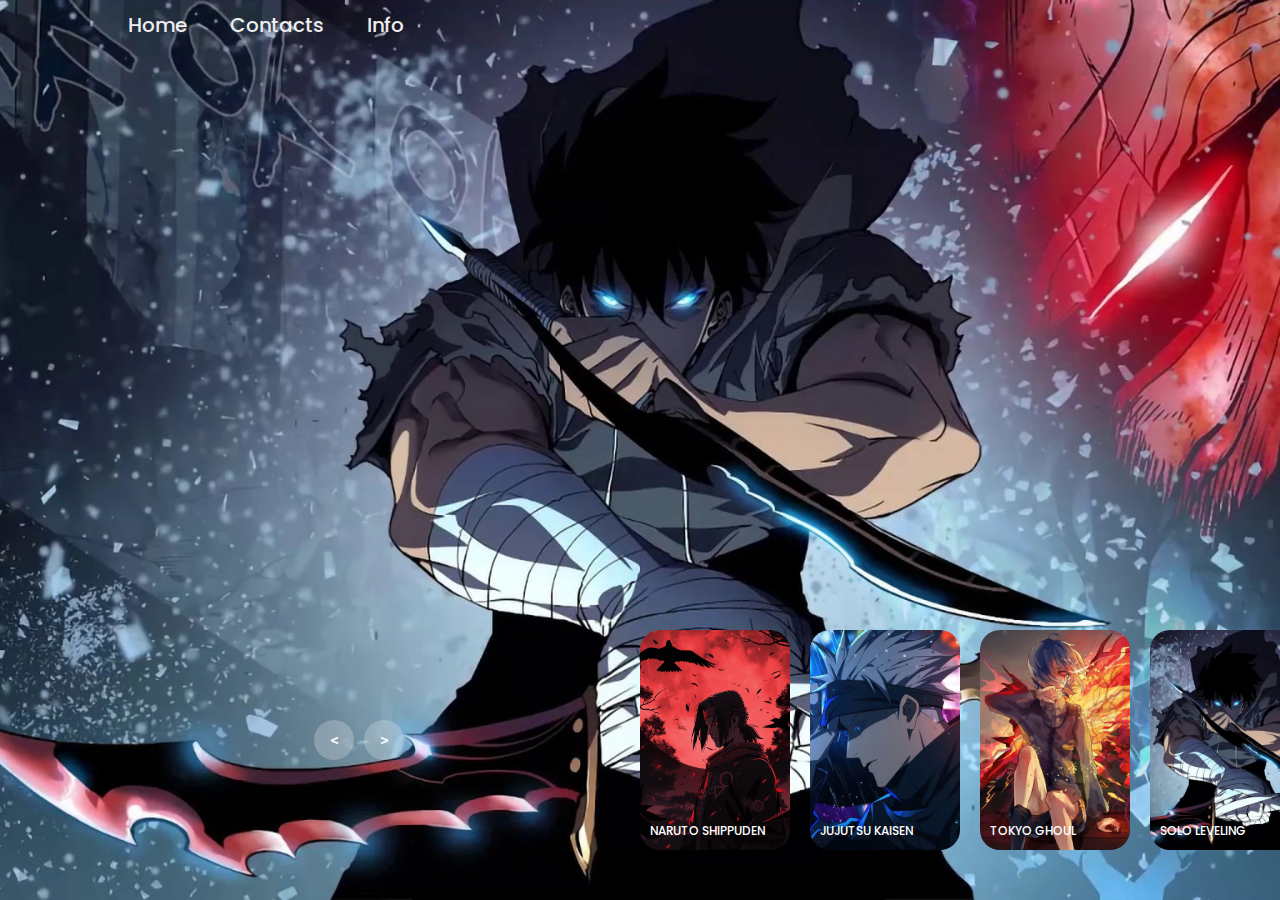
<file: index.html>
<!DOCTYPE html>
<html lang="en">
  <head>
    <meta charset="UTF-8" />
    <meta name="viewport" content="width=device-width, initial-scale=1.0" />
    <title>AMAN.ME</title>
    <link rel="shortcut icon" href="./image/icon.png" type="image/x-icon" />
    <link rel="stylesheet" href="style.css" />
  </head>
  <body>
    <header>
      <nav>
        <a href="">Home</a>
        <a href="./othersections/CONTACT/ContactSection.html">Contacts</a>
        <a href="">Info</a>
      </nav>
    </header>

    <!-- carousel -->
    <div class="carousel">
      <!-- list item -->
      <div class="list">
        <div class="item">
          <img src="./image/1.webp" id="img1" />
          <div class="content">
            <div class="author">A-1 PICTURES</div>
            <div class="title">SOLO LEVELING</div>
            <div class="topic">MANHWA</div>
            <div class="des">
              After the world merges with magic and monsters through "the Gate," ordinary people gain powers as "Hunters." Sung Jin-Woo, once the "World's Weakest," becomes a Hunter to support his ailing mother. His life transforms when a mysterious quest log offers him a life-altering opportunity, unveiling secrets about the Gate and his own abilities.
            </div>
            <div class="buttons">
              <button>
                <a
                  href="./othersections/LEARN MORE/index1.html"
                  class="learn-more"
                  >LEARN MORE</a
                >
              </button>
              <button>
                <a href="https://aniwatchtv.to/solo-leveling-18718?ref=search"
                  >WATCH</a
                >
              </button>
            </div>
          </div>
        </div>
        <div class="item">
          <img src="./image/img2.webp" id="img2" />
          <div class="content">
            <div class="author">STUDIO PIERROT</div>
            <div class="title">NARUTO: SHIPPUDEN</div>
            <div class="topic">SHONEN</div>
            <div class="des">
              After intense training, Naruto Uzumaki returns to Konohagakure to face the Akatsuki, a rogue ninja group threatening the shinobi world. Despite challenges, he remains determined to become Hokage, protecting his village and friends. His journey tests his strength and resolve, shaping the fate of his world.
            </div>
            <div class="buttons">
              <button>
                <a
                  href="./othersections/LEARN MORE/index2.html"
                  class="learn-more"
                  >LEARN MORE</a
                >
              </button>
              <button>
                <a href="https://aniwatchtv.to/naruto-shippuden-355?ref=search"
                  >WATCH</a
                >
              </button>
            </div>
          </div>
        </div>
        <div class="item">
          <img src="./image/img3.webp" id="img3" />
          <div class="content">
            <div class="author">STUDIO MAPPA</div>
            <div class="title">JUJUTSU KAISEN</div>
            <div class="topic">SHONEN</div>
            <div class="des">
              High schooler Yuuji Itadori's life takes a dramatic turn when he accidentally ingests a cursed item, gaining powers and joining Tokyo Metropolitan Jujutsu Technical High School to battle Curses. His journey exposes him to a world of supernatural threats, challenging him to confront both external dangers and his own emerging abilities.
            </div>
            <div class="buttons">
              <button>
                <a
                  href="./othersections/LEARN MORE/index3.html"
                  class="learn-more"
                  >LEARN MORE</a
                >
              </button>
              <button>
                <a href="https://aniwatchtv.to/jujutsu-kaisen-tv-534">WATCH</a>
              </button>
            </div>
          </div>
        </div>
        <div class="item">
          <img src="./image/img4.webp" id="img4" />
          <div class="content">
            <div class="author">PIERROT CO.</div>
            <div class="title">TOKYO GHOUL</div>
            <div class="topic">SHONEN</div>
            <div class="des">
              In a cruel and dangerous Tokyo where ghouls prey on humans,
              college student Ken Kaneki becomes a half-ghoul after a fateful
              encounter. Saved by a mysterious waitress, he must navigate his
              new existence while keeping his identity hidden from both humans
              and ghouls.
            </div>
            <div class="buttons">
              <button>
                <a
                  href="./othersections/LEARN MORE/index4.html"
                  class="learn-more"
                  >LEARN MORE</a
                >
              </button>
              <button>
                <a href="https://aniwatchtv.to/tokyo-ghoul-790?ref=search"
                  >WATCH</a
                >
              </button>
            </div>
          </div>
        </div>
      </div>
      <!-- list thumnail -->
      <div class="thumbnail">
        <div class="item">
          <img src="image/1.webp" />
          <div class="content">
            <div class="title">SOLO LEVELING</div>
          </div>
        </div>
        <div class="item">
          <img src="image/img2.webp" />
          <div class="content">
            <div class="title">NARUTO SHIPPUDEN</div>
          </div>
        </div>
        <div class="item">
          <img src="image/img3.webp" />
          <div class="content">
            <div class="title">JUJUTSU KAISEN</div>
          </div>
        </div>
        <div class="item">
          <img src="image/img4.webp" />
          <div class="content">
            <div class="title">TOKYO GHOUL</div>
          </div>
        </div>
      </div>
      <!-- next prev -->

      <div class="arrows">
        <button id="prev"><</button>
        <button id="next">></button>
      </div>
      <!-- time running -->
      <div class="time"></div>
    </div>

    <script src="app.js"></script>
  </body>
</html>
</file>
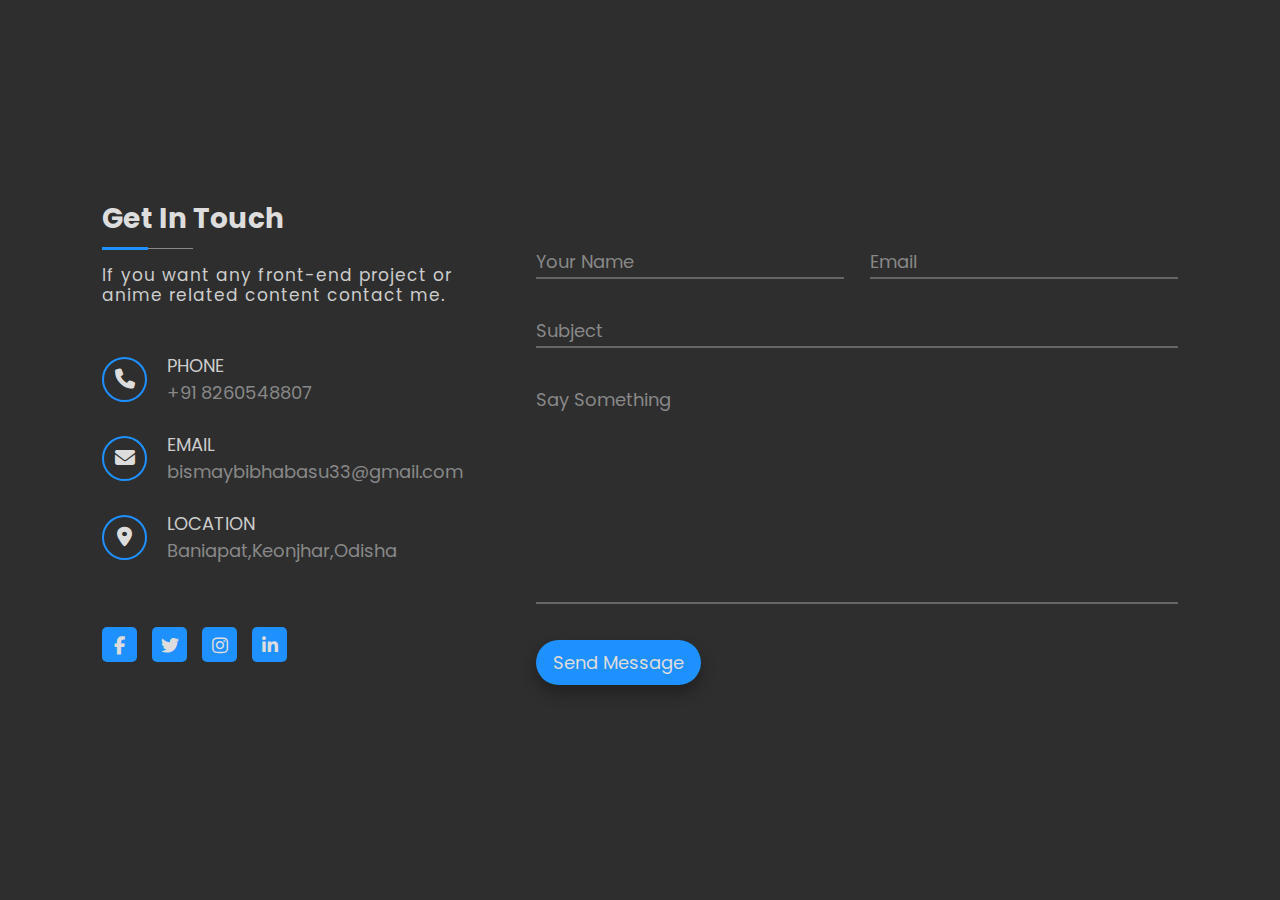
<file: othersections/CONTACT/ContactSection.html>
<!DOCTYPE html>

<html>
  <head>
    <link rel="stylesheet" type="text/css" href="contact.css" />

    <link
      rel="stylesheet"
      href="https://cdnjs.cloudflare.com/ajax/libs/font-awesome/6.1.1/css/all.min.css"
    />

    <link
      href="https://fonts.googleapis.com/css2?family=Poppins:ital,wght@0,100;0,200;0,400;0,500;0,600;0,800;1,900&display=swap"
      rel="stylesheet"
    />

    <meta name="viewport" content="width=device-width, initial-scale=1.0" />

    <title>AMAN.ME</title>
    <link rel="shortcut icon" href="./icon.png" type="image/x-icon" />
  </head>
  <body>
    <div class="container">
      <main class="row">
        <section class="col left">
          <div class="contactTitle">
            <h2>Get In Touch</h2>
            <p>
              If you want any front-end project or anime related content contact
              me.
            </p>
          </div>

          <div class="contactInfo">
            <div class="iconGroup">
              <div class="icon">
                <i class="fa-solid fa-phone"></i>
              </div>
              <div class="details">
                <span>Phone</span>
                <span>+91 8260548807</span>
              </div>
            </div>

            <div class="iconGroup">
              <div class="icon">
                <i class="fa-solid fa-envelope"></i>
              </div>
              <div class="details">
                <span>Email</span>
                <span>bismaybibhabasu33@gmail.com</span>
              </div>
            </div>

            <div class="iconGroup">
              <div class="icon">
                <i class="fa-solid fa-location-dot"></i>
              </div>
              <div class="details">
                <span>Location</span>
                <span>Baniapat,Keonjhar,Odisha</span>
              </div>
            </div>
          </div>

          <div class="socialMedia">
            <a href="#"><i class="fa-brands fa-facebook-f"></i></a>
            <a href="#"><i class="fa-brands fa-twitter"></i></a>
            <a href="#"><i class="fa-brands fa-instagram"></i></a>
            <a href="#"><i class="fa-brands fa-linkedin-in"></i></a>
          </div>
        </section>

        <section class="col right">
          <form class="messageForm">
            <div class="inputGroup halfWidth">
              <input type="text" name="" required="required" />
              <label>Your Name</label>
            </div>

            <div class="inputGroup halfWidth">
              <input type="email" name="" required="required" />
              <label>Email</label>
            </div>

            <div class="inputGroup fullWidth">
              <input type="text" name="" required="required" />
              <label>Subject</label>
            </div>

            <div class="inputGroup fullWidth">
              <textarea required="required"></textarea>
              <label>Say Something</label>
            </div>

            <div class="inputGroup fullWidth">
              <button>Send Message</button>
            </div>
          </form>
        </section>
      </main>
    </div>
  </body>
</html>
</file>
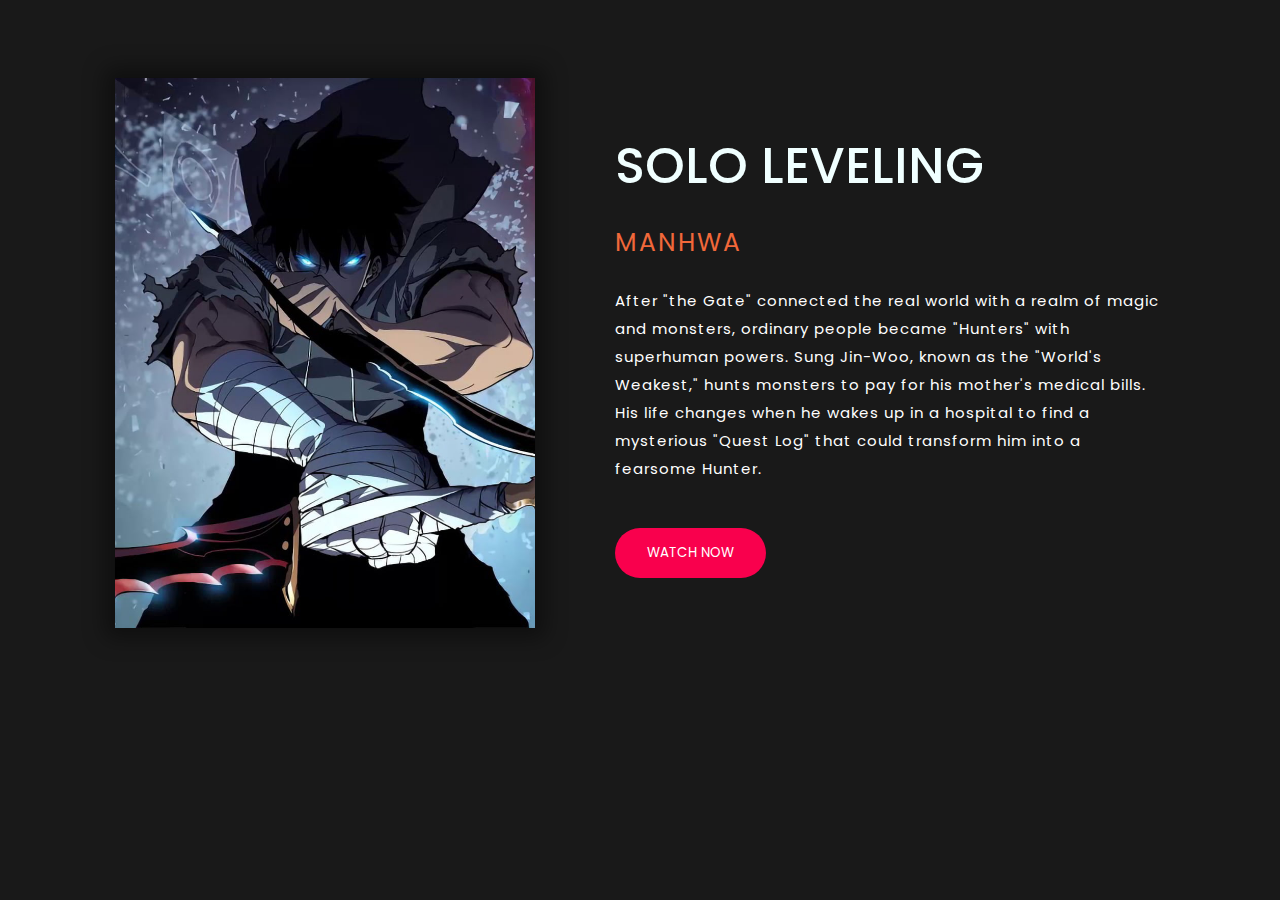
<file: othersections/LEARN MORE/index1.html>
<!DOCTYPE html>
<html lang="en">
<head>
    <meta charset="UTF-8">
    <meta name="viewport" content="width=device-width, initial-scale=1.0">
    <title>AMAN.ME</title>
    <link rel="shortcut icon" href="./icon.png" type="image/x-icon" />
    <link rel="stylesheet" href="style1.css">
</head>
<body>
    <section class="about">
        <div class="main">
            <div class="image"><img src="1.jpg" alt="image"></div>
            <div class="about-text">
                <h1>SOLO LEVELING</h1>
                <h5>MANHWA</h5>
                <p>
                    After "the Gate" connected the real world with a realm of magic and monsters, ordinary people became "Hunters" with superhuman powers. Sung Jin-Woo, known as the "World's Weakest," hunts monsters to pay for his mother's medical bills. His life changes when he wakes up in a hospital to find a mysterious "Quest Log" that could transform him into a fearsome Hunter.</p>
            
                <button><a href="https://aniwatch.to/solo-leveling-18718?ref=search">WATCH NOW</a></button>
                
            </div>
        </div>
    </section>
</body>
</html>
</file>
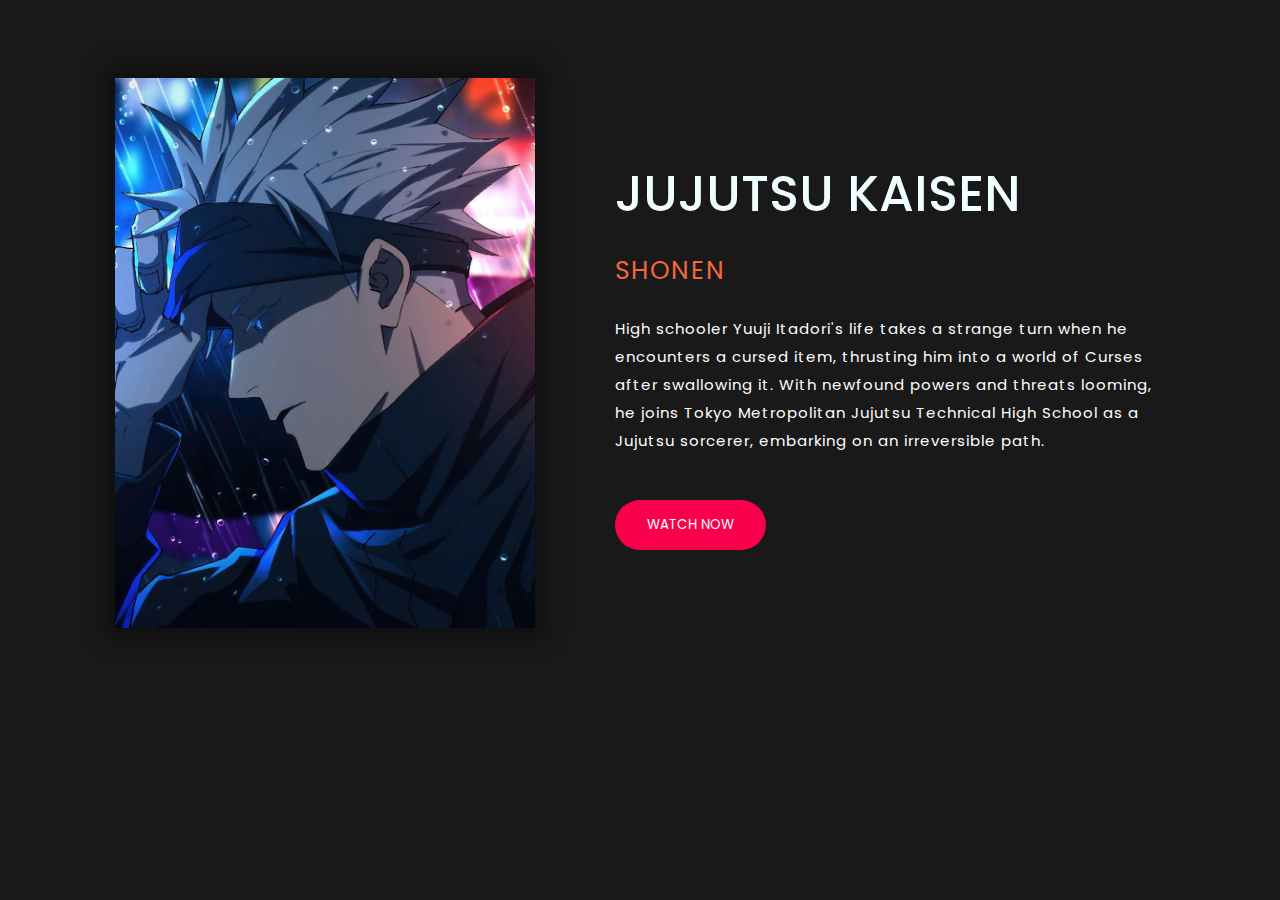
<file: othersections/LEARN MORE/index3.html>
<!DOCTYPE html>
<html lang="en">
<head>
    <meta charset="UTF-8">
    <meta name="viewport" content="width=device-width, initial-scale=1.0">
    <title>AMAN.ME</title>
    <link rel="shortcut icon" href="./icon.png" type="image/x-icon" />
    <link rel="stylesheet" href="style3.css">
</head>
<body>
    <section class="about">
        <div class="main">
            <div class="image"><img src="img3.jpg" alt="image"></div>
            <div class="about-text">
                <h1>JUJUTSU KAISEN</h1>
                <h5>SHONEN</h5>
                <p>
                    High schooler Yuuji Itadori's life takes a strange turn when he encounters a cursed item, thrusting him into a world of Curses after swallowing it. With newfound powers and threats looming, he joins Tokyo Metropolitan Jujutsu Technical High School as a Jujutsu sorcerer, embarking on an irreversible path.</p>
            
                <button><a href="https://aniwatch.to/jujutsu-kaisen-tv-534">WATCH NOW</a></button>
                
            </div>
        </div>
    </section>
</body>
</html>
</file>
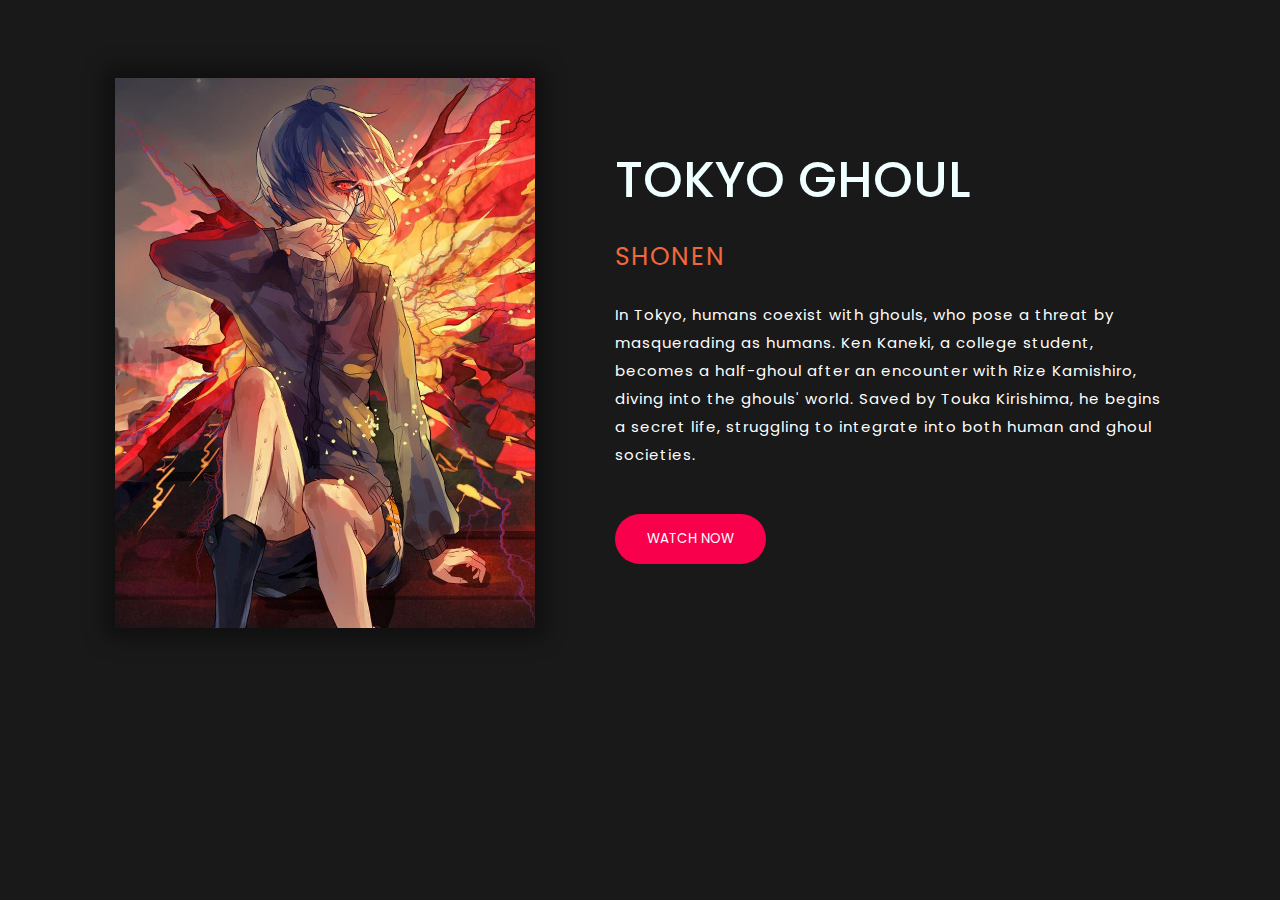
<file: othersections/LEARN MORE/index4.html>
<!DOCTYPE html>
<html lang="en">
<head>
    <meta charset="UTF-8">
    <meta name="viewport" content="width=device-width, initial-scale=1.0">
    <title>AMAN.ME</title>
    <link rel="shortcut icon" href="./icon.png" type="image/x-icon" />
    <link rel="stylesheet" href="style4.css">
</head>
<body>
    <section class="about">
        <div class="main">
            <div class="image"><img src="img4.jpg" alt="image"></div>
            <div class="about-text">
                <h1>TOKYO GHOUL</h1>
                <h5>SHONEN</h5>
                <p>
                    In Tokyo, humans coexist with ghouls, who pose a threat by masquerading as humans. Ken Kaneki, a college student, becomes a half-ghoul after an encounter with Rize Kamishiro, diving into the ghouls' world. Saved by Touka Kirishima, he begins a secret life, struggling to integrate into both human and ghoul societies.</p>
            
                <button><a href="https://aniwatch.to/tokyo-ghoul-790?ref=search">WATCH NOW</a></button>
                
            </div>
        </div>
    </section>
</body>
</html>
</file>
<file: style.css>
@import url("https://fonts.googleapis.com/css2?family=Poppins:ital,wght@0,100;0,200;0,300;0,400;0,500;0,600;0,700;0,800;0,900;1,100;1,200;1,300;1,400;1,500;1,600;1,700;1,800;1,900&display=swap");
body {
  margin: 0;
  background-color: #000;
  color: #eee;
  font-family: Poppins;
  font-size: 12px;
}
a {
  text-decoration: none;
}
header {
  width: 1140px;
  max-width: 80%;
  margin: auto;
  height: 50px;
  display: flex;
  align-items: center;
  position: relative;
  z-index: 100;
}
header a {
  color: #eee;
  margin-right: 40px;
  font-size: 20px;
  font-weight: 500;
}
/* carousel */
.carousel {
  height: 100vh;
  margin-top: -50px;
  width: 100vw;
  overflow: hidden;
  position: relative;
}
.carousel .list .item {
  width: 100%;
  height: 100%;
  position: absolute;
  inset: 0 0 0 0;
}
.carousel .list .item img {
  width: 100%;
  height: 100%;
  object-fit: cover;
}
.carousel .list .item .content {
  position: absolute;
  top: 20%;
  width: 1140px;
  max-width: 80%;
  left: 50%;
  transform: translateX(-50%);
  padding-right: 30%;
  box-sizing: border-box;
  color: #fff;
  text-shadow: 0 5px 10px #0004;
}
.carousel .list .item .author {
  font-weight: bold;
  letter-spacing: 10px;
}
.carousel .list .item .title,
.carousel .list .item .topic {
  font-size: 5em;
  font-weight: bold;
  line-height: 1.3em;
}
.carousel .list .item .topic {
  color: #f1683a;
}
.carousel .list .item .buttons {
  display: grid;
  grid-template-columns: repeat(2, 130px);
  grid-template-rows: 40px;
  gap: 5px;
  margin-top: 20px;
}
.carousel .list .item .buttons button {
  border: none;
  background-color: #eee;
  letter-spacing: 3px;
  font-family: Poppins;
  font-weight: 500;
}
.carousel .list .item .buttons button:nth-child(2) {
  background-color: #eee4;
  border: 1px solid #fff;
  color: #eee;
}

.carousel .list .item .buttons button:nth-child(2):hover{
    background-color: aqua;
    border: 1px solid aqua;
}

a{
    text-decoration: none;
    color: #fff;
}

.carousel .list .item .buttons button:nth-child(2):hover a{
    color: black;
}

.carousel .list .item .content .des{
  font-size: 15px;
  font-weight: 300;
  color: white;
}

.learn-more{
  text-decoration: none;
  color: black;
}
/* thumbail */
.thumbnail {
  position: absolute;
  bottom: 50px;
  left: 50%;
  width: max-content;
  z-index: 100;
  display: flex;
  gap: 20px;
}
.thumbnail .item {
  width: 150px;
  height: 220px;
  flex-shrink: 0;
  position: relative;
}
.thumbnail .item img {
  width: 100%;
  height: 100%;
  object-fit: cover;
  border-radius: 20px;
  object-position: center;
}
.thumbnail .item .content {
  color: #fff;
  position: absolute;
  bottom: 10px;
  left: 10px;
  right: 10px;
}
.thumbnail .item .content .title {
  font-weight: 500;
}
.thumbnail .item .content .description {
  font-weight: 300;
}
/* arrows */
.arrows {
  position: absolute;
  top: 80%;
  right: 52%;
  z-index: 100;
  width: 300px;
  max-width: 30%;
  display: flex;
  gap: 10px;
  align-items: center;
}
.arrows button {
  width: 40px;
  height: 40px;
  border-radius: 50%;
  background-color: #eee4;
  border: none;
  color: #fff;
  font-family: monospace;
  font-weight: bold;
  transition: 0.5s;
}
.arrows button:hover {
  background-color: #fff;
  color: #000;
}

/* animation */
.carousel .list .item:nth-child(1) {
  z-index: 1;
}

/* animation text in first item */

.carousel .list .item:nth-child(1) .content .author,
.carousel .list .item:nth-child(1) .content .title,
.carousel .list .item:nth-child(1) .content .topic,
.carousel .list .item:nth-child(1) .content .des,
.carousel .list .item:nth-child(1) .content .buttons {
  transform: translateY(50px);
  filter: blur(20px);
  opacity: 0;
  animation: showContent 0.5s 1s linear 1 forwards;
}
@keyframes showContent {
  to {
    transform: translateY(0px);
    filter: blur(0px);
    opacity: 1;
  }
}
.carousel .list .item:nth-child(1) .content .title {
  animation-delay: 1.2s !important;
}
.carousel .list .item:nth-child(1) .content .topic {
  animation-delay: 1.4s !important;
}
.carousel .list .item:nth-child(1) .content .des {
  animation-delay: 1.6s !important;
}
.carousel .list .item:nth-child(1) .content .buttons {
  animation-delay: 1.8s !important;
}
/* create animation when next click */
.carousel.next .list .item:nth-child(1) img {
  width: 150px;
  height: 220px;
  position: absolute;
  bottom: 50px;
  left: 50%;
  border-radius: 30px;
  animation: showImage 0.5s linear 1 forwards;
}
@keyframes showImage {
  to {
    bottom: 0;
    left: 0;
    width: 100%;
    height: 100%;
    border-radius: 0;
  }
}

.carousel.next .thumbnail .item:nth-last-child(1) {
  overflow: hidden;
  animation: showThumbnail 0.5s linear 1 forwards;
}
.carousel.prev .list .item img {
  z-index: 100;
}
@keyframes showThumbnail {
  from {
    width: 0;
    opacity: 0;
  }
}
.carousel.next .thumbnail {
  animation: effectNext 0.5s linear 1 forwards;
}

@keyframes effectNext {
  from {
    transform: translateX(150px);
  }
}

/* running time */

.carousel .time {
  position: absolute;
  z-index: 1000;
  width: 0%;
  height: 3px;
  background-color: #f1683a;
  left: 0;
  top: 0;
}

.carousel.next .time,
.carousel.prev .time {
  animation: runningTime 3s linear 1 forwards;
}
@keyframes runningTime {
  from {
    width: 100%;
  }
  to {
    width: 0;
  }
}

/* prev click */

.carousel.prev .list .item:nth-child(2) {
  z-index: 2;
}

.carousel.prev .list .item:nth-child(2) img {
  animation: outFrame 0.5s linear 1 forwards;
  position: absolute;
  bottom: 0;
  left: 0;
}
@keyframes outFrame {
  to {
    width: 150px;
    height: 220px;
    bottom: 50px;
    left: 50%;
    border-radius: 20px;
  }
}

.carousel.prev .thumbnail .item:nth-child(1) {
  overflow: hidden;
  opacity: 0;
  animation: showThumbnail 0.5s linear 1 forwards;
}
.carousel.next .arrows button,
.carousel.prev .arrows button {
  pointer-events: none;
}
.carousel.prev .list .item:nth-child(2) .content .author,
.carousel.prev .list .item:nth-child(2) .content .title,
.carousel.prev .list .item:nth-child(2) .content .topic,
.carousel.prev .list .item:nth-child(2) .content .des,
.carousel.prev .list .item:nth-child(2) .content .buttons {
  animation: contentOut 1.5s linear 1 forwards !important;
}

@keyframes contentOut {
  to {
    transform: translateY(-150px);
    filter: blur(20px);
    opacity: 0;
  }
}
@media screen and (max-width: 678px) {
  .carousel .list .item .content {
    padding-right: 0;
  }
  .carousel .list .item .content .title {
    font-size: 30px;
  }
}
.carousel .list .item .img1 {
  height: 100%;
  width: 100%;
  object-fit: cover;
  overflow: hidden;
  object-position: center right;
}

.carousel .list .item .img2 {
  height: 100%;
  width: 100%;
  object-fit: cover;
  overflow: hidden;
  object-position: top left;
}
</file>
<file: othersections/CONTACT/contact.css>
*{
	margin: 0;
	padding: 0;
	box-sizing: border-box;
	font-family: 'Poppins', sans-serif;
}
body{
	width: 100%;
	min-height: 100vh;
	background-color: #2e2e2e;
	color: white;
}
.container{
	width: 100%;
	min-height: 100vh;
	display: flex;
	justify-content: center;
	align-items: center;
	padding: 30px 8%;
}
.container .row{
	display: flex;
	justify-content: space-between;
	width: 100%;
	max-width: 1100px;
}
.row section.col{
	display: flex;
	flex-direction: column;
}
.row section.left{
	flex-basis: 35%;
	min-width: 320px;
	margin-right: 60px;
}
.row section.right{
	flex-basis: 60%;
}
section.left .contactTitle h2{
	position: relative;
	font-size: 28px;
	color: #ddd;
	display: inline-block;
	margin-bottom: 25px;
}
section.left .contactTitle h2::before{
	content: '';
	position: absolute;
	width: 50%;
	height: 1px;
	background-color: #888;
	top: 120%;
	left: 0;
}
section.left .contactTitle h2::after{
	content: '';
	position: absolute;
	width: 25%;
	height: 3px;
	background-color: dodgerblue;
	top: calc(120% - 1px);
	left: 0;
}
section.left .contactTitle p{
	font-size: 17px;
	color: #ccc;
	letter-spacing: 1px;
	line-height: 1.2;
	padding-bottom: 22px;
}
section.left .contactInfo{
	margin-bottom: 16px;
}
.contactInfo .iconGroup{
	display: flex;
	align-items: center;
	margin: 25px 0px;
}
.iconGroup .icon{
	width: 45px;
	height: 45px;
	border: 2px solid dodgerblue;
	border-radius: 50%;
	margin-right: 20px;
	position: relative;
}
.iconGroup .icon i{
	font-size: 20px;
	color: #ddd;
	position: absolute;
	top: 50%;
	left: 50%;
	transform: translate(-50%, -50%);
}
.iconGroup .details span{
	display: block;
	color: #888;
	font-size: 18px;
}
.iconGroup .details span:nth-child(1){
	text-transform: uppercase;
	color: #ccc;
}
section.left .socialMedia{
	display: flex;
	justify-content: flex-start;
	align-items: center;
	flex-wrap: wrap;
	margin: 22px 0px 20px;
}
.socialMedia a{
	width: 35px;
	height: 35px;
	text-decoration: none;
	text-align: center;
	margin-right: 15px;
	border-radius: 5px;
	background-color: dodgerblue;
	transition: 0.4s;
}
.socialMedia a i{
	color: #ddd;
	font-size: 18px;
	line-height: 35px;
	border: 1px solid transparent;
	transition-delay: 0.4s;
}
.socialMedia a:hover{
	transform: translateY(-5px);
	background-color: #2e2e2e;
	color: dodgerblue;
	border: 1px solid dodgerblue;
}
.socialMedia a:hover i{
	color: dodgerblue;
}

/* Code for the right section (column) */

.row section.right .messageForm{
	display: flex;
	justify-content: space-between;
	flex-wrap: wrap;
	padding-top: 30px;
}
.row section.right .inputGroup{
	margin: 18px 0px;
	position: relative;
}
.messageForm .halfWidth{
	flex-basis: 48%;
}
.messageForm .fullWidth{
	flex-basis: 100%;
}
.messageForm input, .messageForm textarea{
	width: 100%;
	font-size: 18px;
	padding: 2px 0px;
	background-color: #2e2e2e;
	color: #ddd;
	border: none;
	border-bottom: 2px solid #666;
	outline: none;
}
.messageForm textarea{
	resize: none;
	height: 220px;
	display: block;
}
textarea::-webkit-scrollbar{
	width: 5px;
}
textarea::-webkit-scrollbar-track{
	background-color: #1e1e1e;
	border-radius: 15px;
}
textarea::-webkit-scrollbar-thumb{
	background-color: dodgerblue;
	border-radius: 15px;
}
.inputGroup label{
	position: absolute;
	left: 0;
	bottom: 4px;
	color: #888;
	font-size: 18px;
	transition: 0.4s;
	pointer-events: none;
}
.inputGroup:nth-child(4) label{
	top: 2px;
}
.inputGroup input:focus ~ label, .inputGroup textarea:focus ~ label,
.inputGroup input:valid ~ label, .inputGroup textarea:valid ~ label
{
	transform: translateY(-30px);
	font-size: 16px;
}
.inputGroup button{
	padding: 8px 16px;
	font-size: 18px;
	background-color: dodgerblue;
	color: #ddd;
	border: 1px solid transparent;
	border-radius: 25px;
	outline: none;
	cursor: pointer;
	box-shadow: 0px 8px 15px rgba(0, 0, 0, 0.3);
	transition: 0.4s;
}
.inputGroup button:hover{
	background-color: #2e2e2e;
	color: dodgerblue;
	box-shadow: 0px 0px 15px rgba(0, 0, 0, 0.3);
	border: 1px solid dodgerblue;
}
@media(max-width: 1100px){
	.messageForm .halfWidth{
		flex-basis: 100%;
	}
}
@media(max-width: 900px){
	.container .row{
		flex-wrap: wrap;
	}
	.row section.left, .row section.right{
		flex-basis: 100%;
		margin: 0px;
	}
}
</file>
<file: othersections/LEARN MORE/style1.css>
@import url("https://fonts.googleapis.com/css2?family=Poppins:wght@300;400;500&display=swap");

* {
  padding: 0;
  margin: 0;
  box-sizing: border-box;
  font-family: "Poppins", sans-serif;
}

body {
  height: 100vh;
  width: 100%;
  background-color: #191919;
}

.about {
  width: 100%;
  padding: 78px 0px;
}

.image {
  height: 550px;
  width: 420px;
  box-shadow: 0 0 20px 10px rgba(0, 0, 0, 0.4);
}

img {
  height: 100%;
  width: 100%;
  object-fit: cover;
  object-position: center;
  overflow: hidden;
}

.about-text {
  width: 550px;
}

.main {
  width: 1130px;
  max-width: 95%;
  margin: 0 auto;
  display: flex;
  align-items: center;
  justify-content: space-around;
}

.about-text h1 {
  font-size: 50px;
  margin-bottom: 20px;
  color: azure;
  font-weight: 500;
}

.about-text h5{
    color: #f1683a;
    font-size: 25px;
    text-transform: capitalize;
    margin-bottom: 25px;
    letter-spacing: 2px;
    font-weight: 400;
}

.about-text p{
    color: #fff;
    letter-spacing: 1px;
    line-height: 28px;
    font-size: 15px;
    margin-bottom: 45px;
}


button{
    background: #f9004d;
    color:white;
    text-decoration: none;
    border: 2px solid transparent;
    font-weight: 400;
    padding: 13px 30px;
    border-radius: 30px;
    transition: .4s;
}

button:hover{
    background: transparent;
    border: 2px solid #f9004d;
    cursor: pointer;
}

a{
    text-decoration: none;
    color:white
    
}

@media(max-width: 768px){
    .main{
        flex-direction: column;
        align-items: center;
        width: 100%;
        padding: 10px;
    }
    .image{
        max-width: 100%;
    }
    .about-text{
        max-width: 100%;
        padding: 5px;
    }
    .about{
        width: 100%;
        padding: 0;
    }
    .about-text h1{
        font-size: 40px;
    }
}
</file>
<file: othersections/LEARN MORE/style3.css>
@import url("https://fonts.googleapis.com/css2?family=Poppins:wght@300;400;500&display=swap");

* {
  padding: 0;
  margin: 0;
  box-sizing: border-box;
  font-family: "Poppins", sans-serif;
}

body {
  height: 100vh;
  width: 100%;
  background-color: #191919;
}

.about {
  width: 100%;
  padding: 78px 0px;
}

.image {
  height: 550px;
  width: 420px;
  box-shadow: 0 0 20px 10px rgba(0, 0, 0, 0.4);
}

img {
  height: 100%;
  width: 100%;
  object-fit: cover;
  object-position: center;
  overflow: hidden;
}

.about-text {
  width: 550px;
}

.main {
  width: 1130px;
  max-width: 95%;
  margin: 0 auto;
  display: flex;
  align-items: center;
  justify-content: space-around;
}

.about-text h1 {
  font-size: 50px;
  margin-bottom: 20px;
  color: azure;
  font-weight: 500;
}

.about-text h5{
    color: #f1683a;
    font-size: 25px;
    text-transform: capitalize;
    margin-bottom: 25px;
    letter-spacing: 2px;
    font-weight: 400;
}

.about-text p{
    color: #fff;
    letter-spacing: 1px;
    line-height: 28px;
    font-size: 15px;
    margin-bottom: 45px;
}


button{
    background: #f9004d;
    color:white;
    text-decoration: none;
    border: 2px solid transparent;
    font-weight: 400;
    padding: 13px 30px;
    border-radius: 30px;
    transition: .4s;
}

button:hover{
    background: transparent;
    border: 2px solid #f9004d;
    cursor: pointer;
}

a{
    text-decoration: none;
    color:white
    
}

@media(max-width: 768px){
    .main{
        flex-direction: column;
        align-items: center;
        width: 100%;
        padding: 10px;
    }
    .image{
        max-width: 100%;
    }
    .about-text{
        max-width: 100%;
        padding: 5px;
    }
    .about{
        width: 100%;
        padding: 0;
    }
    .about-text h1{
        font-size: 40px;
    }
}
</file>
<file: othersections/LEARN MORE/style4.css>
@import url("https://fonts.googleapis.com/css2?family=Poppins:wght@300;400;500&display=swap");

* {
  padding: 0;
  margin: 0;
  box-sizing: border-box;
  font-family: "Poppins", sans-serif;
}

body {
  height: 100vh;
  width: 100%;
  background-color: #191919;
}

.about {
  width: 100%;
  padding: 78px 0px;
}

.image {
  height: 550px;
  width: 420px;
  box-shadow: 0 0 20px 10px rgba(0, 0, 0, 0.4);
}

img {
  height: 100%;
  width: 100%;
  object-fit: cover;
  object-position: center;
  overflow: hidden;
}

.about-text {
  width: 550px;
}

.main {
  width: 1130px;
  max-width: 95%;
  margin: 0 auto;
  display: flex;
  align-items: center;
  justify-content: space-around;
}

.about-text h1 {
  font-size: 50px;
  margin-bottom: 20px;
  color: azure;
  font-weight: 500;
}

.about-text h5{
    color: #f1683a;
    font-size: 25px;
    text-transform: capitalize;
    margin-bottom: 25px;
    letter-spacing: 2px;
    font-weight: 400;
}

.about-text p{
    color: #fff;
    letter-spacing: 1px;
    line-height: 28px;
    font-size: 15px;
    margin-bottom: 45px;
}


button{
    background: #f9004d;
    color:white;
    text-decoration: none;
    border: 2px solid transparent;
    font-weight: 400;
    padding: 13px 30px;
    border-radius: 30px;
    transition: .4s;
}

button:hover{
    background: transparent;
    border: 2px solid #f9004d;
    cursor: pointer;
}

a{
    text-decoration: none;
    color:white
    
}

@media(max-width: 768px){
    .main{
        flex-direction: column;
        align-items: center;
        width: 100%;
        padding: 10px;
    }
    .image{
        max-width: 100%;
    }
    .about-text{
        max-width: 100%;
        padding: 5px;
    }
    .about{
        width: 100%;
        padding: 0;
    }
    .about-text h1{
        font-size: 40px;
    }
}
</file>
